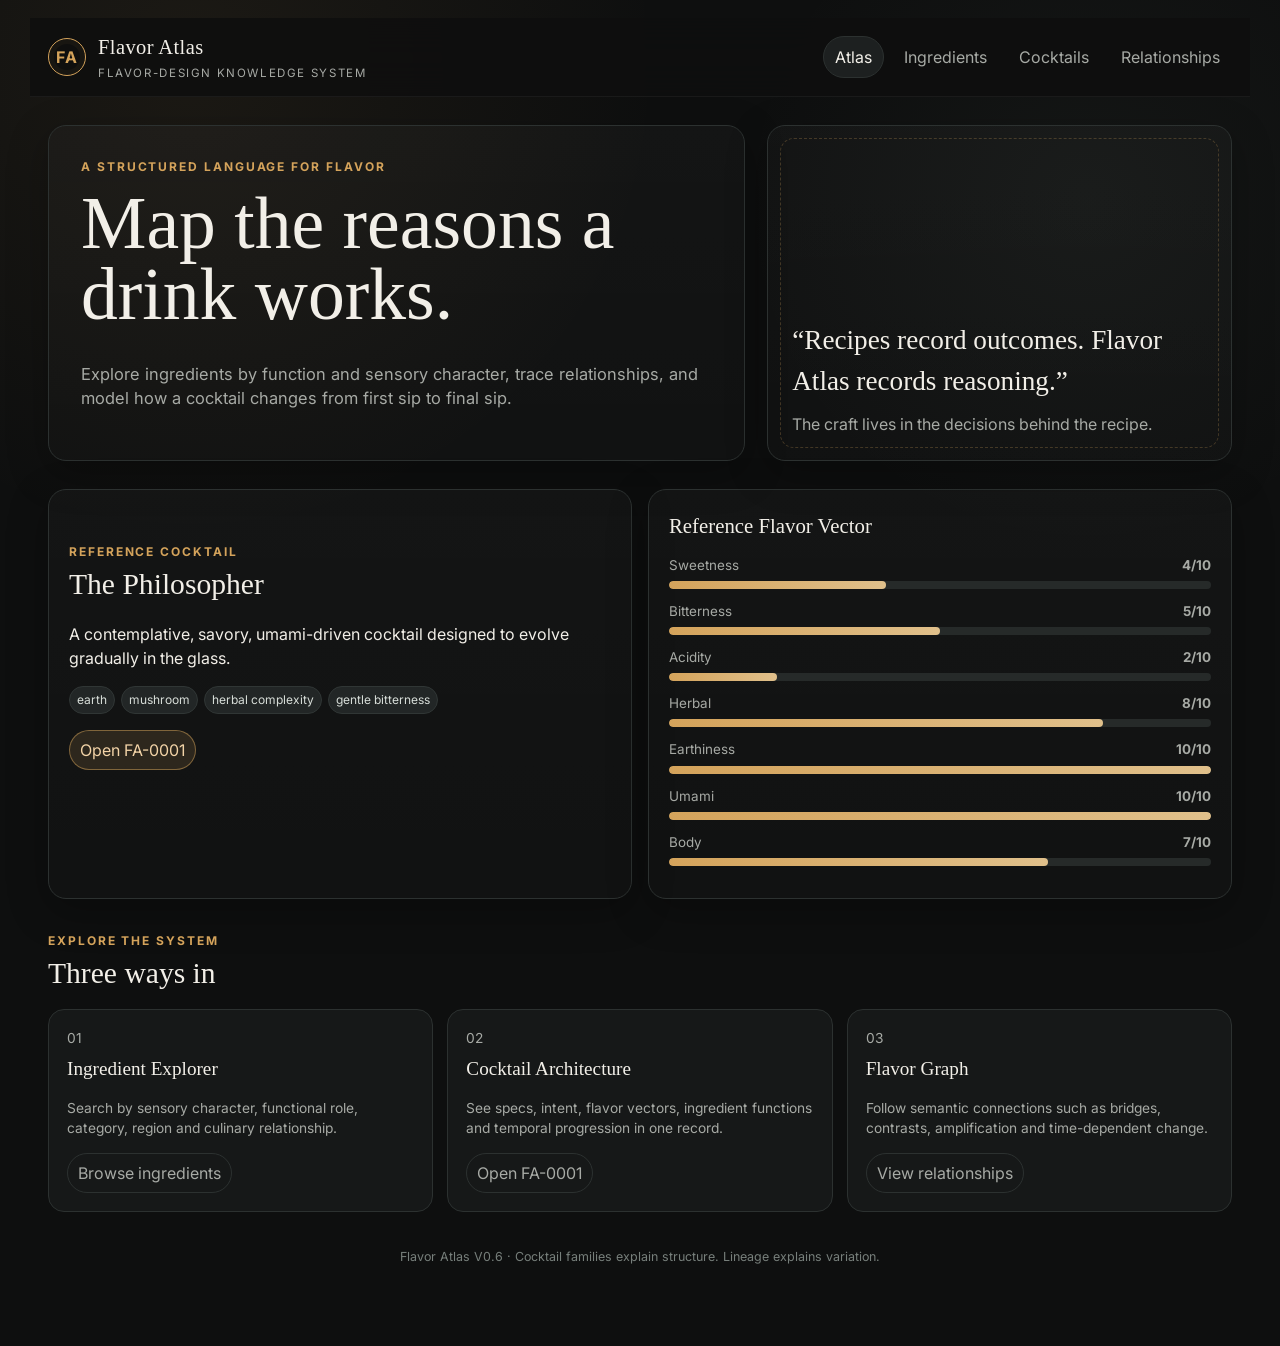
<file: index.html>
<!doctype html>
<html lang="en">
<head>
  <meta charset="utf-8">
  <meta name="viewport" content="width=device-width, initial-scale=1">
  <meta name="theme-color" content="#0e0f0f">
  <meta name="description" content="Flavor Atlas is a flavor-design knowledge system for cocktails, ingredients, sensory profiles, and the relationships between them.">
  <title>Flavor Atlas</title>
  <link rel="preconnect" href="https://fonts.googleapis.com">
  <link rel="preconnect" href="https://fonts.gstatic.com" crossorigin>
  <link href="https://fonts.googleapis.com/css2?family=Inter:wght@400;500;600;700&display=swap" rel="stylesheet">
  <link rel="stylesheet" href="styles.css">
  <link rel="stylesheet" href="cocktails.css">
  <link rel="stylesheet" href="graph.css">
  <link rel="stylesheet" href="cocktail-family.css">
</head>
<body>
  <main id="app"></main>
  <noscript>Flavor Atlas needs JavaScript enabled to run the interactive explorer.</noscript>
  <script src="data.js"></script>
  <script src="cocktails.js"></script>
  <script src="cocktail-canon.js"></script>
  <script src="canonical-encodings.js"></script>
  <script src="canonical-encodings-2.js"></script>
  <script src="canonical-encodings-3.js"></script>
  <script src="canonical-encodings-4.js"></script>
  <script src="house-encodings-1.js"></script>
  <script src="house-encodings-2.js"></script>
  <script src="house-encodings-3.js"></script>
  <script src="ingredient-catalog.js"></script>
  <script src="cocktail-families.js"></script>
  <script src="app.js"></script>
  <script src="cocktail-explorer.js"></script>
  <script src="graph-explorer.js"></script>
  <script src="cocktail-family-explorer.js"></script>
</body>
</html>
</file>
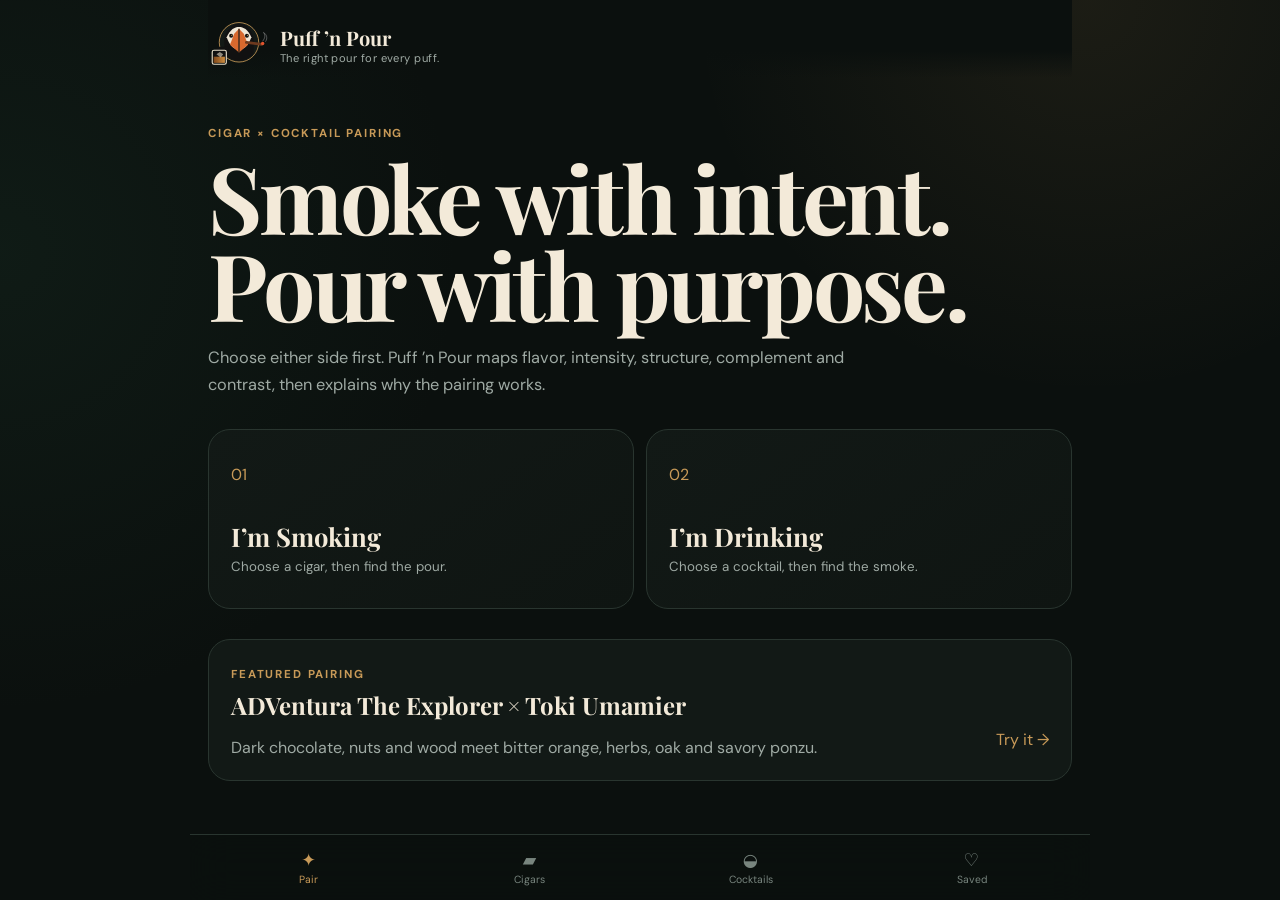
<file: puff-n-pour/index.html>
<!doctype html>
<html lang="en">
<head>
  <meta charset="utf-8">
  <meta name="viewport" content="width=device-width, initial-scale=1, viewport-fit=cover">
  <meta name="theme-color" content="#0b100e">
  <meta name="description" content="Puff ’n Pour pairs cigars and cocktails by flavor, intensity, structure, complement, and contrast.">
  <title>Puff ’n Pour</title>
  <link rel="manifest" href="manifest.webmanifest">
  <link rel="preconnect" href="https://fonts.googleapis.com">
  <link rel="preconnect" href="https://fonts.gstatic.com" crossorigin>
  <link href="https://fonts.googleapis.com/css2?family=DM+Sans:wght@400;500;600;700&family=Playfair+Display:wght@600;700&display=swap" rel="stylesheet">
  <link rel="stylesheet" href="styles.css">
</head>
<body>
  <main id="app"></main>
  <script src="data.js"></script>
  <script src="app.js"></script>
</body>
</html>
</file>
<file: styles.css>
:root {
  --bg: #0e0f0f;
  --panel: #161818;
  --panel-2: #1d2020;
  --text: #f2efe8;
  --muted: #a7aaa5;
  --line: #2c3130;
  --accent: #d4a35b;
  --accent-soft: rgba(212,163,91,.14);
  --green: #9bb29f;
  --danger: #d77d68;
  --radius: 18px;
  --shadow: 0 12px 40px rgba(0,0,0,.28);
}
* { box-sizing: border-box; }
html { scroll-behavior: smooth; }
body {
  margin: 0;
  background:
    radial-gradient(circle at 15% 5%, rgba(212,163,91,.07), transparent 28%),
    radial-gradient(circle at 85% 15%, rgba(155,178,159,.05), transparent 22%),
    var(--bg);
  color: var(--text);
  font-family: Inter, ui-sans-serif, system-ui, -apple-system, BlinkMacSystemFont, "Segoe UI", sans-serif;
  line-height: 1.5;
}
button, input, select { font: inherit; }
button { cursor: pointer; }
a { color: inherit; }
.app-shell { max-width: 1220px; margin: 0 auto; padding: 18px 18px 80px; }
.topbar {
  position: sticky; top: 0; z-index: 20;
  backdrop-filter: blur(18px);
  background: rgba(14,15,15,.86);
  border-bottom: 1px solid rgba(255,255,255,.05);
  margin: 0 -18px 28px;
  padding: 14px 18px;
}
.topbar-inner { max-width: 1220px; margin: 0 auto; display:flex; align-items:center; justify-content:space-between; gap:18px; }
.brand { display:flex; align-items:center; gap:12px; }
.brand-mark { width:38px; height:38px; border:1px solid var(--accent); border-radius:50%; display:grid; place-items:center; color:var(--accent); font-weight:700; letter-spacing:.08em; box-shadow: inset 0 0 0 5px rgba(212,163,91,.04); }
.brand h1 { margin:0; font-family: Georgia, "Times New Roman", serif; font-size: 1.28rem; font-weight:500; letter-spacing:.02em; }
.brand small { display:block; color:var(--muted); margin-top:2px; font-size:.72rem; text-transform:uppercase; letter-spacing:.14em; }
.nav { display:flex; gap:8px; flex-wrap:wrap; justify-content:flex-end; }
.nav button { border:1px solid transparent; background:transparent; color:var(--muted); padding:8px 11px; border-radius:999px; }
.nav button.active, .nav button:hover { color:var(--text); background:var(--panel-2); border-color:var(--line); }
.hero { display:grid; grid-template-columns: 1.2fr .8fr; gap:22px; align-items:stretch; margin-bottom:28px; }
.hero-copy, .hero-card, .panel { background:linear-gradient(180deg, rgba(255,255,255,.025), rgba(255,255,255,.01)); border:1px solid var(--line); border-radius:var(--radius); box-shadow:var(--shadow); }
.hero-copy { padding:32px; min-height:290px; display:flex; flex-direction:column; justify-content:center; }
.eyebrow { color:var(--accent); text-transform:uppercase; letter-spacing:.16em; font-size:.75rem; font-weight:700; }
.hero h2 { font-family:Georgia, "Times New Roman", serif; font-size:clamp(2.1rem, 6vw, 4.6rem); line-height:.96; font-weight:500; margin:12px 0 16px; max-width:760px; }
.hero p { color:var(--muted); max-width:720px; font-size:1.03rem; }
.hero-card { padding:24px; position:relative; overflow:hidden; }
.hero-card::after { content:""; position:absolute; inset:12px; border:1px dashed rgba(212,163,91,.25); border-radius:14px; pointer-events:none; }
.quote { position:relative; z-index:1; display:flex; flex-direction:column; justify-content:flex-end; height:100%; min-height:240px; }
.quote strong { font-family:Georgia, "Times New Roman", serif; font-size:1.7rem; font-weight:500; }
.quote span { color:var(--muted); margin-top:10px; }
.view { display:none; }
.view.active { display:block; animation:fade .22s ease; }
@keyframes fade { from { opacity:.2; transform:translateY(4px);} to {opacity:1; transform:none;} }
.section-head { display:flex; align-items:end; justify-content:space-between; gap:16px; margin:28px 0 14px; }
.section-head h3 { margin:0; font-family:Georgia, "Times New Roman", serif; font-weight:500; font-size:1.85rem; }
.section-head p { margin:0; color:var(--muted); max-width:640px; }
.searchbar { width:100%; display:flex; gap:10px; margin-bottom:14px; }
.searchbar input { flex:1; background:var(--panel); border:1px solid var(--line); color:var(--text); border-radius:12px; padding:12px 14px; outline:none; }
.searchbar input:focus { border-color:var(--accent); box-shadow:0 0 0 3px var(--accent-soft); }
.filters { display:flex; gap:8px; flex-wrap:wrap; margin-bottom:18px; }
.chip { background:transparent; border:1px solid var(--line); color:var(--muted); padding:7px 10px; border-radius:999px; }
.chip.active { background:var(--accent-soft); border-color:rgba(212,163,91,.5); color:#f2d3a7; }
.grid { display:grid; grid-template-columns:repeat(3, 1fr); gap:14px; }
.card { background:var(--panel); border:1px solid var(--line); border-radius:16px; padding:18px; min-height:170px; transition:.18s ease; }
.card:hover { transform:translateY(-2px); border-color:#424947; }
.card h4 { margin:6px 0 8px; font-family:Georgia, "Times New Roman", serif; font-size:1.2rem; font-weight:500; }
.ingredient-card { display:flex; flex-direction:column; }
.ingredient-card .card-open { margin-top:auto; align-self:flex-start; }
.meta { color:var(--muted); font-size:.86rem; }
.tags { display:flex; flex-wrap:wrap; gap:6px; margin-top:12px; }
.tag { font-size:.75rem; color:#d7ddd8; background:#222626; border:1px solid #303635; border-radius:999px; padding:4px 7px; }
.role { color:#f0cf9c; border-color:rgba(212,163,91,.35); background:rgba(212,163,91,.08); }
.two-col { display:grid; grid-template-columns:1fr 1fr; gap:16px; }
.panel { padding:20px; }
.panel h4 { margin:0 0 14px; font-family:Georgia, "Times New Roman", serif; font-size:1.3rem; font-weight:500; }
.metric { margin-bottom:12px; }
.metric-head { display:flex; justify-content:space-between; font-size:.84rem; color:var(--muted); margin-bottom:6px; }
.metric-bar { height:8px; background:#262a29; border-radius:999px; overflow:hidden; }
.metric-fill { height:100%; background:linear-gradient(90deg, var(--accent), #e0c08b); border-radius:999px; }
.spec-list, .function-list, .progression { display:grid; gap:8px; }
.spec-row, .function-row { display:grid; grid-template-columns:110px 1fr; gap:10px; padding:10px 0; border-bottom:1px solid rgba(255,255,255,.05); }
.spec-row:last-child, .function-row:last-child { border-bottom:0; }
.spec-row strong, .function-row strong { color:#f0cf9c; }
.progress-card { border-left:2px solid var(--accent); padding:12px 14px; background:#131515; border-radius:0 12px 12px 0; }
.progress-card .stage { display:flex; justify-content:space-between; gap:12px; align-items:center; }
.progress-card .stage strong { font-family:Georgia, "Times New Roman", serif; font-size:1.1rem; }
.progress-card ul { margin:8px 0 0 18px; color:var(--muted); padding:0; }
.relationships { display:grid; gap:10px; }
.relationship { display:grid; grid-template-columns:1fr auto 1fr; gap:10px; align-items:center; background:var(--panel); border:1px solid var(--line); border-radius:14px; padding:14px; }
.relationship .node { background:#111313; border:1px solid #2e3332; border-radius:12px; padding:12px; }
.relationship .verb { color:var(--accent); font-size:.8rem; text-transform:uppercase; letter-spacing:.1em; text-align:center; }
.relationship small { display:block; color:var(--muted); grid-column:1/-1; border-top:1px solid rgba(255,255,255,.05); padding-top:10px; }
.empty { color:var(--muted); padding:30px; text-align:center; border:1px dashed var(--line); border-radius:14px; grid-column:1/-1; }
.profile-actions { margin:4px 0 18px; }
.profile-heading { align-items:start; }
.profile-heading h3 { font-size:clamp(2rem, 5vw, 3.4rem); margin-top:6px; }
.profile-heading > p { max-width:540px; font-size:1rem; }
.ingredient-profile-top { margin-top:18px; }
.profile-section { margin-top:22px; }
.profile-section h5 { margin:0; color:var(--muted); font-size:.74rem; text-transform:uppercase; letter-spacing:.12em; }
.profile-grid { display:grid; grid-template-columns:repeat(3, 1fr); gap:16px; margin-top:16px; }
.profile-panel { min-height:220px; }
.profile-panel h4 { margin-top:6px; }
.detail-list { margin:0; padding-left:18px; color:var(--muted); }
.detail-list li { margin:0 0 10px; padding-left:4px; }
.caution-panel { border-color:rgba(215,125,104,.28); }
.caution-panel .eyebrow { color:var(--danger); }
.footer { margin-top:36px; color:#777f7b; font-size:.78rem; text-align:center; }
@media (max-width: 860px) {
  .hero, .two-col { grid-template-columns:1fr; }
  .grid { grid-template-columns:repeat(2, 1fr); }
  .profile-grid { grid-template-columns:1fr 1fr; }
  .topbar-inner { align-items:flex-start; }
  .nav { max-width:55%; }
}
@media (max-width: 600px) {
  .app-shell { padding:10px 12px 70px; }
  .topbar { margin:0 -12px 18px; padding:10px 12px; }
  .topbar-inner { display:block; }
  .nav { margin-top:10px; max-width:none; justify-content:flex-start; overflow-x:auto; flex-wrap:nowrap; padding-bottom:2px; }
  .nav button { white-space:nowrap; }
  .brand small { display:none; }
  .hero-copy { padding:22px; min-height:240px; }
  .hero-card { padding:20px; }
  .grid, .profile-grid { grid-template-columns:1fr; }
  .section-head { display:block; }
  .section-head p { margin-top:6px; }
  .relationship { grid-template-columns:1fr; }
  .relationship .verb { text-align:left; }
  .spec-row, .function-row { grid-template-columns:90px 1fr; }
  .profile-actions .chip { width:100%; }
  .profile-heading h3 { font-size:2.2rem; }
  .profile-panel { min-height:0; }
  .ingredient-card .card-open { width:100%; }
}

/* Ingredient references preserve the original recipe wording and quantities. */
.recipe-ingredient-link { background:none; border:0; padding:0; color:var(--accent); font:inherit; text-align:left; text-decoration:underline; text-underline-offset:3px; cursor:pointer; }
.recipe-ingredient-link:focus-visible { outline:2px solid var(--accent); outline-offset:4px; }
.recipe-ingredient-options { display:block; margin-top:6px; font-size:.8rem; }
.ingredient-usage { margin-bottom:16px; }
</file>
<file: cocktails.css>
.cocktail-card { display:flex; flex-direction:column; }
.cocktail-card .card-open { margin-top:auto; align-self:flex-start; }
.cocktail-profile-heading { align-items:start; }
.cocktail-profile-heading h3 { font-size:clamp(2rem, 5vw, 3.4rem); margin-top:6px; }
.cocktail-profile-heading > p { max-width:560px; font-size:1rem; }
.service-block { margin-top:18px; padding-top:10px; border-top:1px solid rgba(255,255,255,.05); }
.service-block p { margin:8px 0; }
@media (max-width:600px) {
  .cocktail-card .card-open { width:100%; }
  .cocktail-profile-heading h3 { font-size:2.2rem; }
}
</file>
<file: graph.css>
.graph-toolbar { display:grid; grid-template-columns:auto minmax(220px, 360px) 1fr; gap:14px; align-items:center; margin-bottom:16px; }
.graph-toolbar label { color:var(--muted); font-size:.82rem; text-transform:uppercase; letter-spacing:.1em; }
.graph-toolbar select { width:100%; background:var(--panel-2); border:1px solid var(--line); color:var(--text); border-radius:12px; padding:11px 12px; outline:none; }
.graph-toolbar select:focus { border-color:var(--accent); box-shadow:0 0 0 3px var(--accent-soft); }
.graph-key { display:flex; gap:14px; flex-wrap:wrap; justify-content:flex-end; color:var(--muted); font-size:.78rem; }
.graph-key span { display:flex; align-items:center; gap:7px; }
.key-dot { width:10px; height:10px; border-radius:50%; background:var(--accent); display:inline-block; }
.key-line { width:24px; height:2px; background:var(--green); display:inline-block; }
.graph-layout { display:grid; grid-template-columns:minmax(0, 1.35fr) minmax(300px, .65fr); gap:16px; }
.graph-panel { overflow:hidden; }
.graph-panel-head { display:flex; align-items:center; justify-content:space-between; gap:12px; }
.graph-panel-head h4 { margin:4px 0 0; }
.flavor-graph { width:100%; height:auto; display:block; margin:4px 0; overflow:visible; }
.graph-edge { stroke:#454c49; stroke-width:2; opacity:.72; }
.graph-edge.pairing-edge { stroke:var(--green); stroke-width:3; opacity:.9; }
.graph-score { fill:#8d9691; font-size:12px; text-anchor:middle; paint-order:stroke; stroke:var(--panel); stroke-width:5px; stroke-linejoin:round; }
.graph-node circle { fill:#1b1f1e; stroke:#48504d; stroke-width:2; transition:.18s ease; }
.graph-node text { fill:var(--text); font-size:12px; text-anchor:middle; pointer-events:none; }
.graph-node .node-meta { fill:var(--muted); font-size:10px; }
.graph-node-related { cursor:pointer; }
.graph-node-related:hover circle, .graph-node-related:focus circle { stroke:var(--accent); stroke-width:3; fill:#232725; }
.graph-node-related:focus { outline:none; }
.graph-node-center circle { fill:rgba(212,163,91,.12); stroke:var(--accent); stroke-width:3; }
.graph-node-center text { font-size:13px; font-weight:600; }
.graph-help { text-align:center; margin:2px 0 0; }
.recorded-relations { margin-top:18px; padding-top:16px; border-top:1px solid rgba(255,255,255,.06); display:grid; gap:8px; }
.reason-note { background:#121414; border:1px solid #282d2c; border-radius:12px; padding:11px 12px; display:grid; gap:4px; }
.reason-note strong { font-size:.86rem; }
.reason-note span { color:var(--muted); font-size:.8rem; }
.substitution-panel > h4 { margin:6px 0 8px; }
.sub-list { display:grid; gap:9px; margin-top:16px; }
.sub-card { width:100%; display:grid; grid-template-columns:28px 1fr auto; align-items:center; gap:10px; text-align:left; background:#121414; border:1px solid var(--line); border-radius:13px; padding:12px; color:var(--text); }
.sub-card:hover, .sub-card:focus { border-color:var(--accent); background:#181b1a; outline:none; }
.sub-rank { width:26px; height:26px; display:grid; place-items:center; border-radius:50%; background:var(--accent-soft); color:#f0cf9c; font-size:.76rem; font-weight:700; }
.sub-copy { display:grid; gap:3px; }
.sub-copy strong { font-size:.92rem; }
.sub-copy small { color:var(--muted); line-height:1.35; }
.sub-score { color:var(--accent); font-size:.84rem; font-weight:700; }
.authored-subs { margin-top:18px; padding-top:15px; border-top:1px solid rgba(255,255,255,.06); }
.authored-subs h5 { margin:0 0 8px; color:var(--muted); text-transform:uppercase; letter-spacing:.1em; font-size:.72rem; }
.caution-notes h5 { color:var(--danger); }
@media (max-width:900px) {
  .graph-layout { grid-template-columns:1fr; }
  .graph-toolbar { grid-template-columns:1fr 1fr; }
  .graph-key { grid-column:1/-1; justify-content:flex-start; }
}
@media (max-width:600px) {
  .graph-toolbar { grid-template-columns:1fr; }
  .graph-key { grid-column:auto; }
  .graph-panel { padding:14px 8px; }
  .flavor-graph { margin:0; }
  .graph-node text { font-size:11px; }
  .graph-score { font-size:10px; }
  .sub-card { grid-template-columns:26px 1fr auto; padding:11px 10px; }
}
</file>
<file: cocktail-family.css>
.relationship-tabs { display:flex; gap:8px; margin-bottom:16px; }
.family-toolbar { display:grid; grid-template-columns:auto minmax(280px, 1fr) auto; gap:12px; align-items:center; margin-bottom:16px; }
.family-toolbar label { color:var(--muted); font-size:.78rem; text-transform:uppercase; letter-spacing:.1em; }
.family-toolbar select { width:100%; background:var(--panel-2); border:1px solid var(--line); color:var(--text); border-radius:12px; padding:11px 12px; outline:none; }
.family-toolbar select:focus { border-color:var(--accent); box-shadow:0 0 0 3px var(--accent-soft); }
.family-graph-layout { display:grid; grid-template-columns:minmax(0,1.4fr) minmax(300px,.6fr); gap:16px; }
.family-graph-panel { overflow:hidden; }
.cocktail-family-graph { width:100%; height:auto; display:block; margin:4px 0; overflow:visible; }
.family-edge { stroke:#4a504e; stroke-width:2.2; opacity:.82; }
.family-source-edge { stroke:var(--accent); }
.family-variation-edge { stroke:var(--green); }
.family-peer-edge { stroke:#5f6663; stroke-dasharray:6 6; opacity:.65; }
.family-edge-label { fill:#8d9691; font-size:10px; text-anchor:middle; paint-order:stroke; stroke:var(--panel); stroke-width:5px; stroke-linejoin:round; }
.family-node circle { fill:#1b1f1e; stroke:#48504d; stroke-width:2; transition:.18s ease; }
.family-node text { fill:var(--text); font-size:11px; text-anchor:middle; pointer-events:none; }
.family-node .node-meta { fill:var(--muted); font-size:8px; }
.family-node-related { cursor:pointer; }
.family-node-related:hover circle, .family-node-related:focus circle { stroke:var(--accent); stroke-width:3; fill:#232725; }
.family-node-related:focus { outline:none; }
.family-node-center circle { fill:rgba(212,163,91,.12); stroke:var(--accent); stroke-width:3; }
.family-node-center text { font-size:13px; font-weight:600; }
.family-definition-panel > h4 { margin:6px 0 8px; }
.family-formula { margin:0 0 8px; font-size:1rem; color:var(--text); }
.family-stat { display:flex; align-items:baseline; gap:10px; border-top:1px solid rgba(255,255,255,.06); padding:12px 0; }
.family-stat strong { color:var(--accent); font-size:1.45rem; }
.family-stat span { color:var(--muted); font-size:.8rem; }
.lineage-notes { display:grid; gap:8px; margin-top:16px; padding-top:14px; border-top:1px solid rgba(255,255,255,.06); }
.lineage-notes h5 { margin:0 0 2px; text-transform:uppercase; letter-spacing:.1em; font-size:.7rem; color:var(--muted); }
.lineage-note { width:100%; display:grid; gap:4px; text-align:left; background:#121414; border:1px solid var(--line); border-radius:12px; padding:11px 12px; color:var(--text); }
.lineage-note:hover, .lineage-note:focus { border-color:var(--accent); background:#181b1a; outline:none; }
.lineage-note strong { font-size:.84rem; }
.lineage-note span { color:var(--accent); font-size:.72rem; text-transform:uppercase; letter-spacing:.06em; }
.lineage-note small { color:var(--muted); line-height:1.4; }
.lineage-note.compact { margin-top:8px; }
.lineage-empty { margin-top:16px; padding-top:14px; border-top:1px solid rgba(255,255,255,.06); }
.family-index-heading { margin-top:24px; }
.family-card-grid { display:grid; grid-template-columns:repeat(3,minmax(0,1fr)); gap:10px; }
.family-card { min-height:112px; display:grid; grid-template-columns:auto 1fr; grid-template-rows:auto auto 1fr; column-gap:10px; text-align:left; background:var(--panel); border:1px solid var(--line); border-radius:14px; padding:14px; color:var(--text); }
.family-card:hover, .family-card:focus, .family-card.active { border-color:var(--accent); background:#181b1a; outline:none; }
.family-count { grid-row:1/3; min-width:34px; height:34px; display:grid; place-items:center; border-radius:50%; background:var(--accent-soft); color:#f0cf9c; font-size:.82rem; font-weight:700; }
.family-card strong { font-size:.9rem; }
.family-card small { grid-column:2; color:var(--muted); line-height:1.35; margin-top:4px; }
.family-profile-heading { margin-top:24px; }
@media (max-width:900px) {
  .family-graph-layout { grid-template-columns:1fr; }
  .family-card-grid { grid-template-columns:repeat(2,minmax(0,1fr)); }
}
@media (max-width:650px) {
  .relationship-tabs { display:grid; grid-template-columns:1fr 1fr; }
  .family-toolbar { grid-template-columns:1fr; }
  .family-card-grid { grid-template-columns:1fr; }
  .family-graph-panel { padding:14px 6px; }
  .family-edge-label { font-size:8px; }
  .family-node text { font-size:10px; }
  .family-node .node-meta { font-size:7px; }
}
</file>
<file: puff-n-pour/styles.css>
:root{
  --bg:#0b100e;--panel:#121916;--ink:#f3ead9;--muted:#9faaa4;
  --gold:#c89a58;--amber:#d5823a;--line:#29352f;--radius:22px;
}
*{box-sizing:border-box}html{background:var(--bg);scroll-behavior:smooth}
body{margin:0;color:var(--ink);font-family:"DM Sans",system-ui,sans-serif;background:
radial-gradient(circle at 85% 0,rgba(200,154,88,.09),transparent 28%),
radial-gradient(circle at 0 28%,rgba(38,84,62,.16),transparent 32%),var(--bg)}
button,input,textarea{font:inherit}button{cursor:pointer}
.shell{max-width:900px;margin:auto;min-height:100vh;padding:0 18px 100px}
.brandbar{padding:18px 0 8px;position:sticky;top:0;z-index:10;background:linear-gradient(var(--bg) 65%,transparent)}
.brandbutton{display:flex;align-items:center;gap:10px;background:transparent;border:0;color:var(--ink);padding:0;text-align:left}
.brandbutton strong{font-family:"Playfair Display",serif;font-size:1.25rem}
.brandbutton small{display:block;color:var(--muted);font-size:.7rem;letter-spacing:.04em}
.puffin-mark{width:62px;height:52px}.content{padding:12px 0}
.eyebrow,.micro{text-transform:uppercase;letter-spacing:.16em;color:var(--gold);font-size:.72rem;font-weight:700}
h1,h2,h3{font-family:"Playfair Display",serif}
.hero{padding:36px 0 10px}
.hero h1,.pagehead h1,.resulthead h1{font-size:clamp(2.6rem,9vw,5.8rem);line-height:.94;margin:12px 0 18px;letter-spacing:-.035em}
.hero p,.pagehead p{max-width:680px;color:var(--muted);font-size:1.02rem;line-height:1.65}
.choicegrid{display:grid;grid-template-columns:1fr 1fr;gap:12px;margin-top:30px}
.choice{min-height:180px;text-align:left;padding:22px;border-radius:var(--radius);border:1px solid var(--line);background:linear-gradient(145deg,var(--panel),#0f1512);color:var(--ink)}
.choice:hover{border-color:var(--gold);transform:translateY(-1px)}
.choice span{color:var(--gold);display:block;margin-bottom:34px}
.choice strong{display:block;font-family:"Playfair Display",serif;font-size:1.6rem}
.choice small{display:block;color:var(--muted);margin-top:5px}
.feature,.scorecard,.feedback,.duo article,.savedcard,.empty{background:var(--panel);border:1px solid var(--line);border-radius:var(--radius)}
.feature{display:flex;justify-content:space-between;align-items:end;gap:20px;padding:22px;margin-top:20px}
.feature h2{margin:6px 0}.feature p{color:var(--muted);margin-bottom:0}
.ghost,.back{background:transparent;color:var(--gold);border:0;padding:8px 0}
.pagehead{padding:24px 0 18px}
.search{width:100%;padding:15px 16px;border-radius:15px;background:#0f1512;color:var(--ink);border:1px solid var(--line);outline:none;margin-bottom:14px}
.search:focus{border-color:var(--gold)}
.list{display:grid;gap:10px}
.listcard{display:flex;justify-content:space-between;gap:14px;width:100%;text-align:left;padding:18px;background:var(--panel);border:1px solid var(--line);border-radius:18px;color:var(--ink)}
.listcard:hover{border-color:#59695f}
.listcard h3{font-size:1.3rem;margin:4px 0}
.listcard p{color:var(--muted);margin:0;font-size:.86rem}
.tags{display:flex;flex-wrap:wrap;gap:6px;align-content:flex-start;justify-content:flex-end}
.tag{font-size:.68rem;padding:5px 7px;border:1px solid #38473f;border-radius:999px;color:#c8d0cc;background:#15201b}
.contextpill,.data-note{color:var(--muted);font-size:.78rem;margin:0 0 12px}
.contextpill{border-left:2px solid var(--gold);padding-left:10px}.data-note{padding:16px 0 0}
.resulthead{padding:18px 0}.resulthead h1 span{display:block;color:var(--gold);font-size:.55em;margin:4px 0}
.scorecard{display:grid;grid-template-columns:140px 1fr;gap:20px;padding:20px}
.score{height:130px;border:1px solid var(--gold);border-radius:50%;display:grid;place-content:center;text-align:center;background:radial-gradient(circle,rgba(200,154,88,.12),transparent 66%)}
.score b{font-family:"Playfair Display",serif;font-size:3.2rem;line-height:1}
.score small{color:var(--gold);letter-spacing:.12em;font-size:.62rem}
.scorecopy h2{margin:6px 0}.scorecopy p{color:var(--muted);line-height:1.6}
.breakdown{margin:15px 0;background:#0e1512;border:1px solid var(--line);border-radius:18px;padding:16px}
.metric{margin:11px 0}.metric>div{display:flex;justify-content:space-between;font-size:.82rem;color:var(--muted)}
.metric i{display:block;height:5px;background:#202a25;border-radius:5px;margin-top:6px;overflow:hidden}
.metric em{display:block;height:100%;background:linear-gradient(90deg,var(--gold),var(--amber))}
.duo{display:grid;grid-template-columns:1fr 1fr;gap:12px}
.duo article{padding:20px}.duo h2{margin:5px 0}
.duo p,.duo li{color:var(--muted);font-size:.88rem;line-height:1.5}.duo ul{padding-left:18px}
.feedback{padding:20px;margin-top:12px}
.ratingrow{display:flex;flex-wrap:wrap;gap:8px;margin:12px 0}
.ratingrow button{border:1px solid var(--line);background:#0e1512;color:var(--muted);padding:9px 12px;border-radius:999px}
.ratingrow button.chosen{border-color:var(--gold);color:var(--ink);background:rgba(200,154,88,.12)}
textarea{width:100%;min-height:90px;resize:vertical;border-radius:14px;border:1px solid var(--line);background:#0e1512;color:var(--ink);padding:12px;outline:none}
.primary{margin-top:10px;border:1px solid var(--gold);background:var(--gold);color:#17110a;font-weight:700;padding:12px 16px;border-radius:999px}
.savedmsg{color:var(--muted);font-size:.8rem}
.savedgrid{display:grid;gap:10px}.savedcard,.empty{padding:20px}.savedcard h3{margin:6px 0}.savedcard p,.empty p{color:var(--muted)}
.bottomnav{position:fixed;bottom:0;left:50%;transform:translateX(-50%);width:min(900px,100%);display:grid;grid-template-columns:repeat(4,1fr);background:rgba(11,16,14,.94);backdrop-filter:blur(20px);border-top:1px solid var(--line);padding:8px max(8px,env(safe-area-inset-right)) calc(8px + env(safe-area-inset-bottom)) max(8px,env(safe-area-inset-left));z-index:20}
.bottomnav button{background:transparent;border:0;color:#78857e;padding:6px}
.bottomnav button span,.bottomnav button small{display:block}
.bottomnav button span{font-size:1.1rem}.bottomnav button small{font-size:.65rem;margin-top:2px}
.bottomnav button.active{color:var(--gold)}
@media(max-width:620px){
  .choicegrid,.duo{grid-template-columns:1fr}
  .choice{min-height:150px}
  .feature{align-items:flex-start;flex-direction:column}
  .scorecard{grid-template-columns:1fr}
  .score{width:120px;height:120px}
  .listcard{display:block}
  .tags{justify-content:flex-start;margin-top:12px}
  .brandbutton small{display:none}
}
.rankbadge{display:inline-block;margin-bottom:8px;padding:5px 8px;border-radius:999px;background:rgba(200,154,88,.12);border:1px solid rgba(200,154,88,.45);color:var(--gold);font-size:.7rem;font-weight:700;letter-spacing:.04em}
.listcard.topmatch{border-color:var(--gold);background:linear-gradient(145deg,rgba(200,154,88,.08),var(--panel))}
.verified{display:inline-block;margin-top:9px;color:#aebdb5;font-size:.7rem}
.sourcefacts{color:var(--muted);font-size:.78rem!important}
.sources{margin-top:16px;padding-top:12px;border-top:1px solid var(--line);display:grid;gap:6px}
.sources .micro{margin-bottom:2px}
.sources a{color:var(--gold);font-size:.75rem;text-decoration:none}
.sources a:hover{text-decoration:underline}

.researchbox{margin:0 0 18px;padding:20px;border:1px solid rgba(200,154,88,.35);border-radius:var(--radius);background:linear-gradient(145deg,rgba(200,154,88,.07),rgba(18,25,22,.92))}
.researchbox h2{margin:5px 0 8px;font-size:1.45rem}
.researchbox p{margin:0 0 14px;color:var(--muted);font-size:.88rem;line-height:1.55}
.researchbox form{display:grid;grid-template-columns:1fr auto;gap:8px}
.researchbox input{min-width:0;padding:13px 14px;border-radius:14px;border:1px solid var(--line);background:#0d1310;color:var(--ink);outline:none}
.researchbox input:focus{border-color:var(--gold)}
.researchbox .primary{margin:0}
.researchbox button:disabled{opacity:.6;cursor:wait}
.researchstatus{min-height:18px;margin-top:9px;font-size:.75rem;color:var(--muted)}
.researchstatus.working{color:#d6b77d}.researchstatus.success{color:#9ec3a7}.researchstatus.error{color:#d88f7d}
.librarylabel{display:flex;align-items:center;gap:10px;margin:22px 0 9px;color:#758078;font-size:.7rem;text-transform:uppercase;letter-spacing:.14em}
.librarylabel:after{content:"";height:1px;flex:1;background:var(--line)}
.ai-profile{color:#d8bd8a}
@media(max-width:620px){.researchbox form{grid-template-columns:1fr}.researchbox .primary{width:100%}}
</file>
